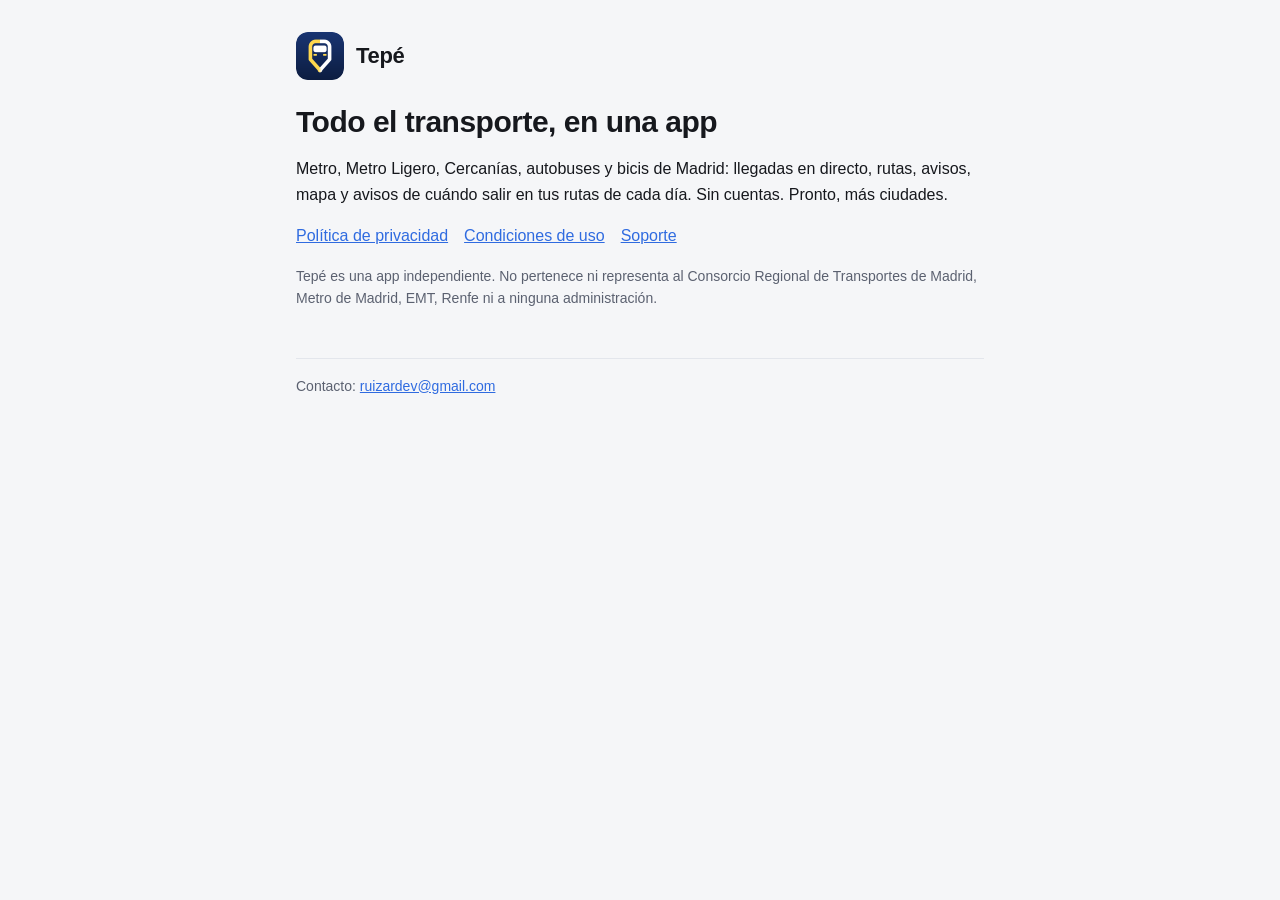
<file: index.html>
<!doctype html>
<html lang="es">
<head>
<meta charset="utf-8">
<meta name="viewport" content="width=device-width, initial-scale=1">
<title>Tepé</title>
<meta name="description" content="El transporte público de Madrid en una app: llegadas, rutas, avisos y mapa.">
<link rel="stylesheet" href="estilo.css">
<link rel="icon" href="icono.png">
</head>
<body>
<main>
<header><img src="icono.png" alt=""><a href="./">Tepé</a></header>

<h1>Todo el transporte, en una app</h1>
<p>Metro, Metro Ligero, Cercanías, autobuses y bicis de Madrid: llegadas en directo, rutas, avisos, mapa y avisos de cuándo salir en tus rutas de cada día. Sin cuentas. Pronto, más ciudades.</p>

<nav class="enlaces">
<a href="privacidad.html">Política de privacidad</a>
<a href="condiciones.html">Condiciones de uso</a>
<a href="soporte.html">Soporte</a>
</nav>

<p class="nota">Tepé es una app independiente. No pertenece ni representa al Consorcio Regional de Transportes de Madrid, Metro de Madrid, EMT, Renfe ni a ninguna administración.</p>

<footer>Contacto: <a href="mailto:ruizardev@gmail.com">ruizardev@gmail.com</a></footer>
</main>
</body>
</html>
</file>
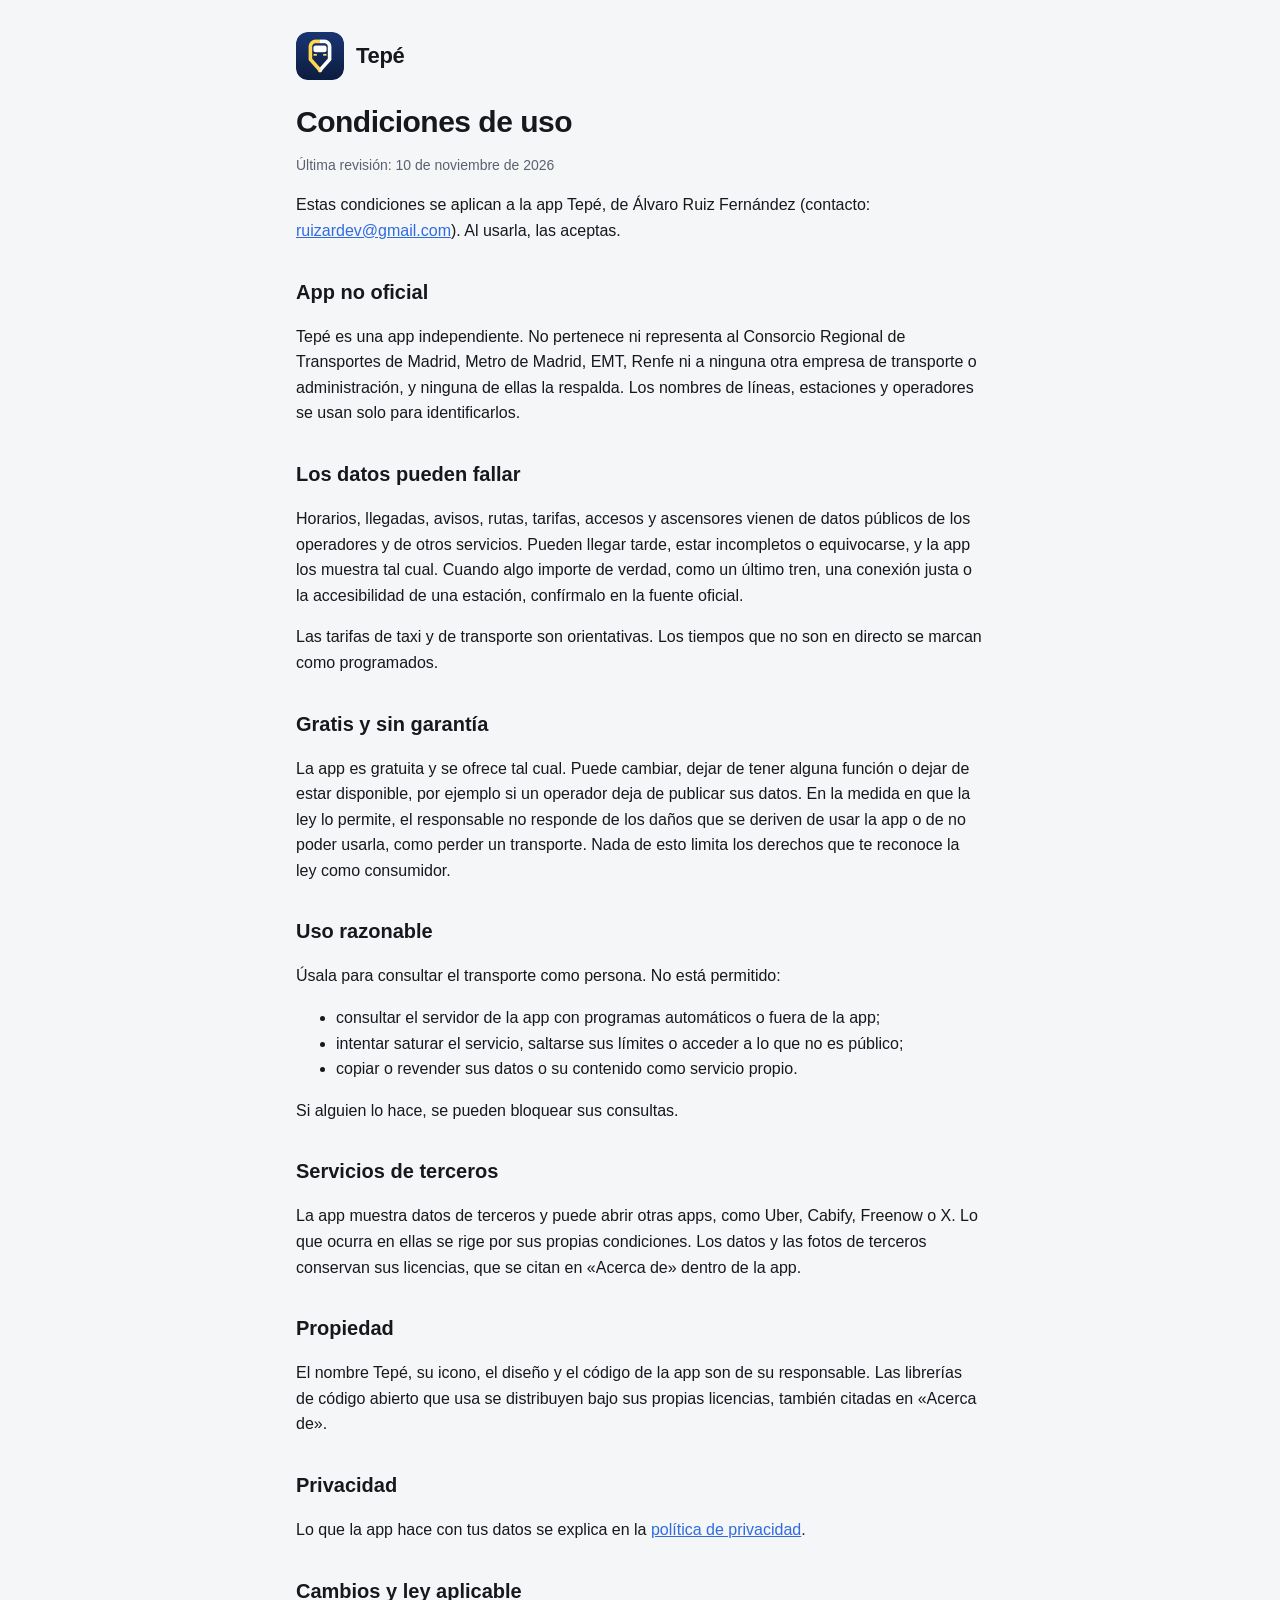
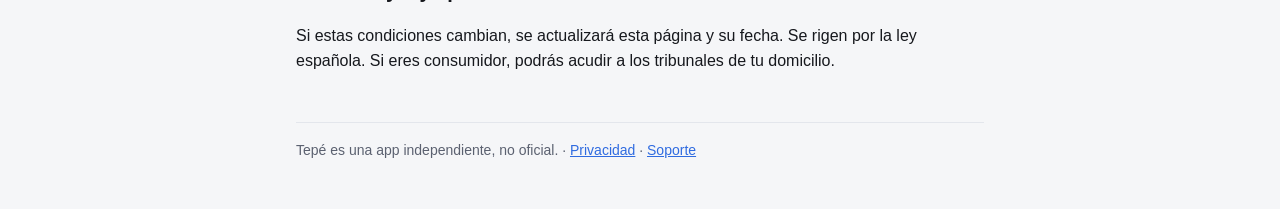
<file: condiciones.html>
<!doctype html>
<html lang="es">
<head>
<meta charset="utf-8">
<meta name="viewport" content="width=device-width, initial-scale=1">
<title>Condiciones · Tepé</title>
<link rel="stylesheet" href="estilo.css">
<link rel="icon" href="icono.png">
</head>
<body>
<main>
<header><img src="icono.png" alt=""><a href="./">Tepé</a></header>

<h1>Condiciones de uso</h1>
<p class="fecha">Última revisión: 10 de noviembre de 2026</p>

<p>Estas condiciones se aplican a la app Tepé, de Álvaro Ruiz Fernández (contacto: <a href="mailto:ruizardev@gmail.com">ruizardev@gmail.com</a>). Al usarla, las aceptas.</p>

<h2>App no oficial</h2>
<p>Tepé es una app independiente. No pertenece ni representa al Consorcio Regional de Transportes de Madrid, Metro de Madrid, EMT, Renfe ni a ninguna otra empresa de transporte o administración, y ninguna de ellas la respalda. Los nombres de líneas, estaciones y operadores se usan solo para identificarlos.</p>

<h2>Los datos pueden fallar</h2>
<p>Horarios, llegadas, avisos, rutas, tarifas, accesos y ascensores vienen de datos públicos de los operadores y de otros servicios. Pueden llegar tarde, estar incompletos o equivocarse, y la app los muestra tal cual. Cuando algo importe de verdad, como un último tren, una conexión justa o la accesibilidad de una estación, confírmalo en la fuente oficial.</p>
<p>Las tarifas de taxi y de transporte son orientativas. Los tiempos que no son en directo se marcan como programados.</p>

<h2>Gratis y sin garantía</h2>
<p>La app es gratuita y se ofrece tal cual. Puede cambiar, dejar de tener alguna función o dejar de estar disponible, por ejemplo si un operador deja de publicar sus datos. En la medida en que la ley lo permite, el responsable no responde de los daños que se deriven de usar la app o de no poder usarla, como perder un transporte. Nada de esto limita los derechos que te reconoce la ley como consumidor.</p>

<h2>Uso razonable</h2>
<p>Úsala para consultar el transporte como persona. No está permitido:</p>
<ul>
<li>consultar el servidor de la app con programas automáticos o fuera de la app;</li>
<li>intentar saturar el servicio, saltarse sus límites o acceder a lo que no es público;</li>
<li>copiar o revender sus datos o su contenido como servicio propio.</li>
</ul>
<p>Si alguien lo hace, se pueden bloquear sus consultas.</p>

<h2>Servicios de terceros</h2>
<p>La app muestra datos de terceros y puede abrir otras apps, como Uber, Cabify, Freenow o X. Lo que ocurra en ellas se rige por sus propias condiciones. Los datos y las fotos de terceros conservan sus licencias, que se citan en «Acerca de» dentro de la app.</p>

<h2>Propiedad</h2>
<p>El nombre Tepé, su icono, el diseño y el código de la app son de su responsable. Las librerías de código abierto que usa se distribuyen bajo sus propias licencias, también citadas en «Acerca de».</p>

<h2>Privacidad</h2>
<p>Lo que la app hace con tus datos se explica en la <a href="privacidad.html">política de privacidad</a>.</p>

<h2>Cambios y ley aplicable</h2>
<p>Si estas condiciones cambian, se actualizará esta página y su fecha. Se rigen por la ley española. Si eres consumidor, podrás acudir a los tribunales de tu domicilio.</p>

<footer>Tepé es una app independiente, no oficial. · <a href="privacidad.html">Privacidad</a> · <a href="soporte.html">Soporte</a></footer>
</main>
</body>
</html>
</file>
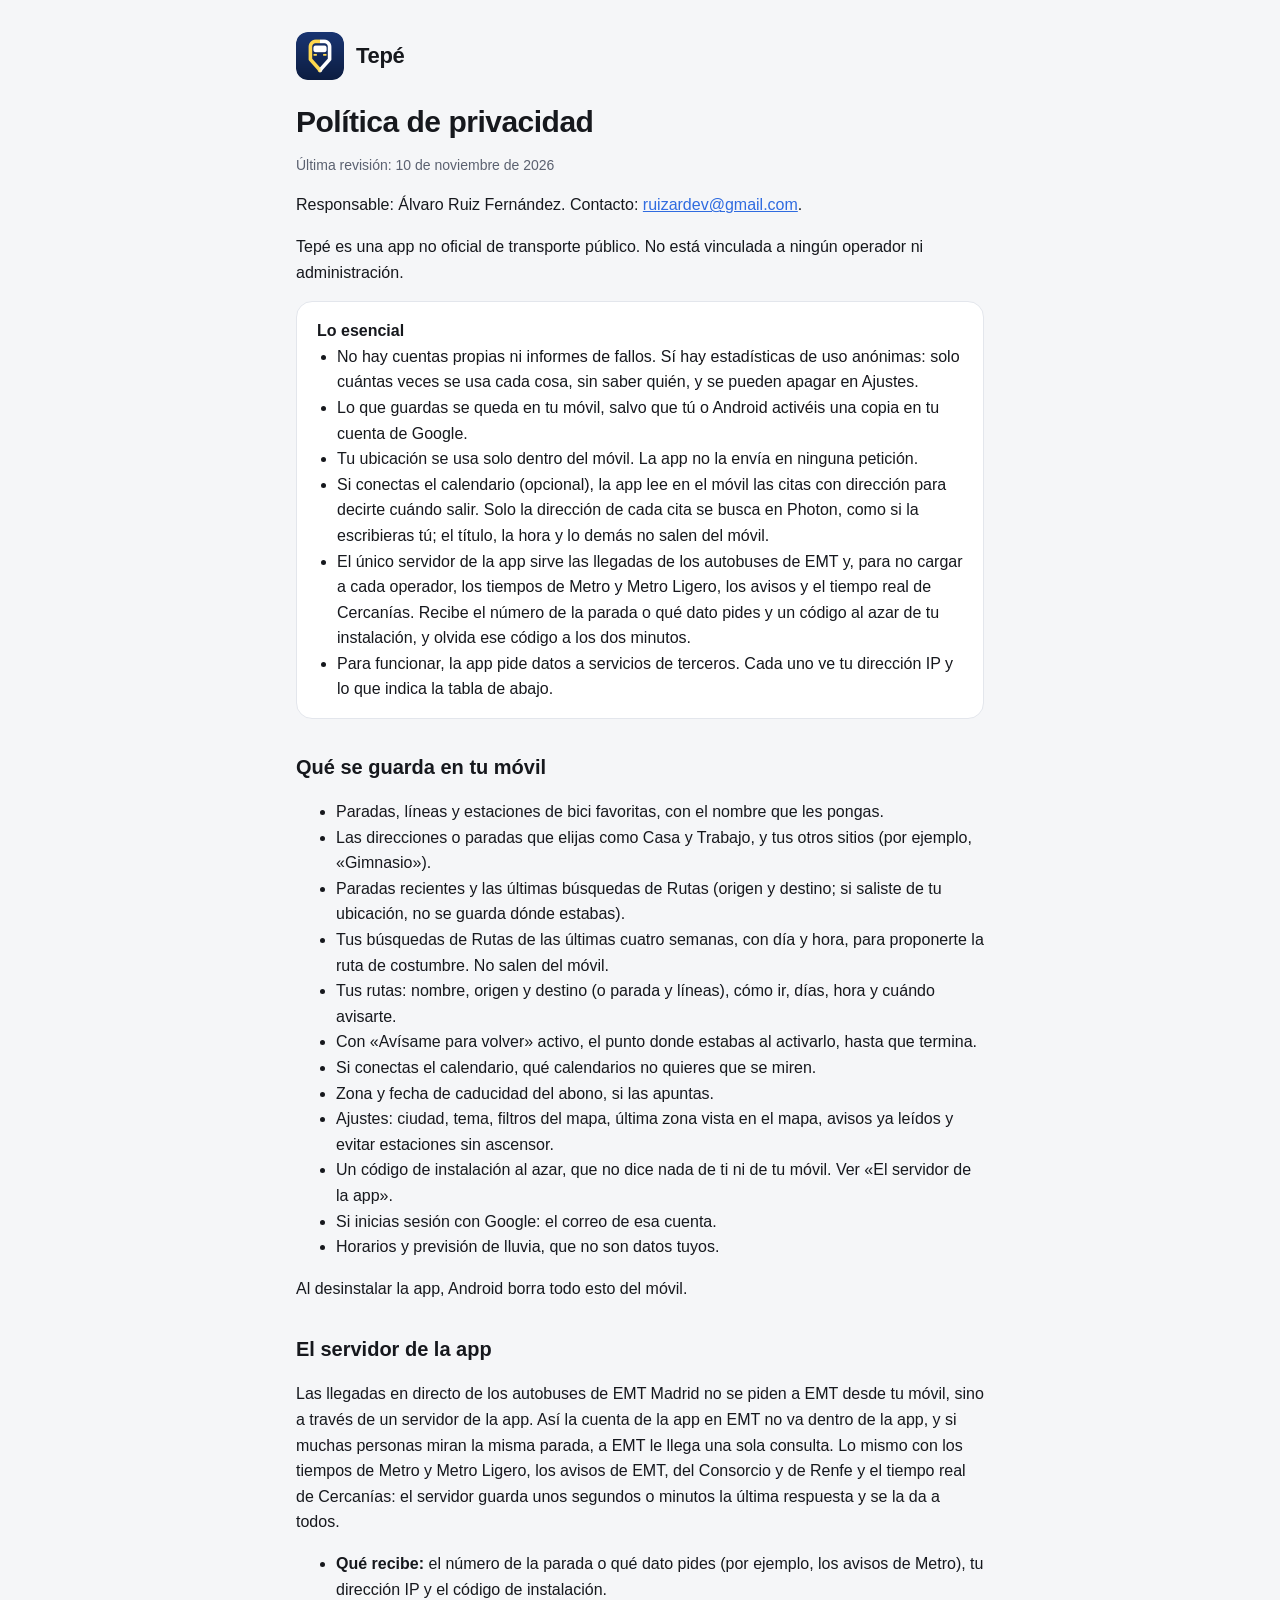
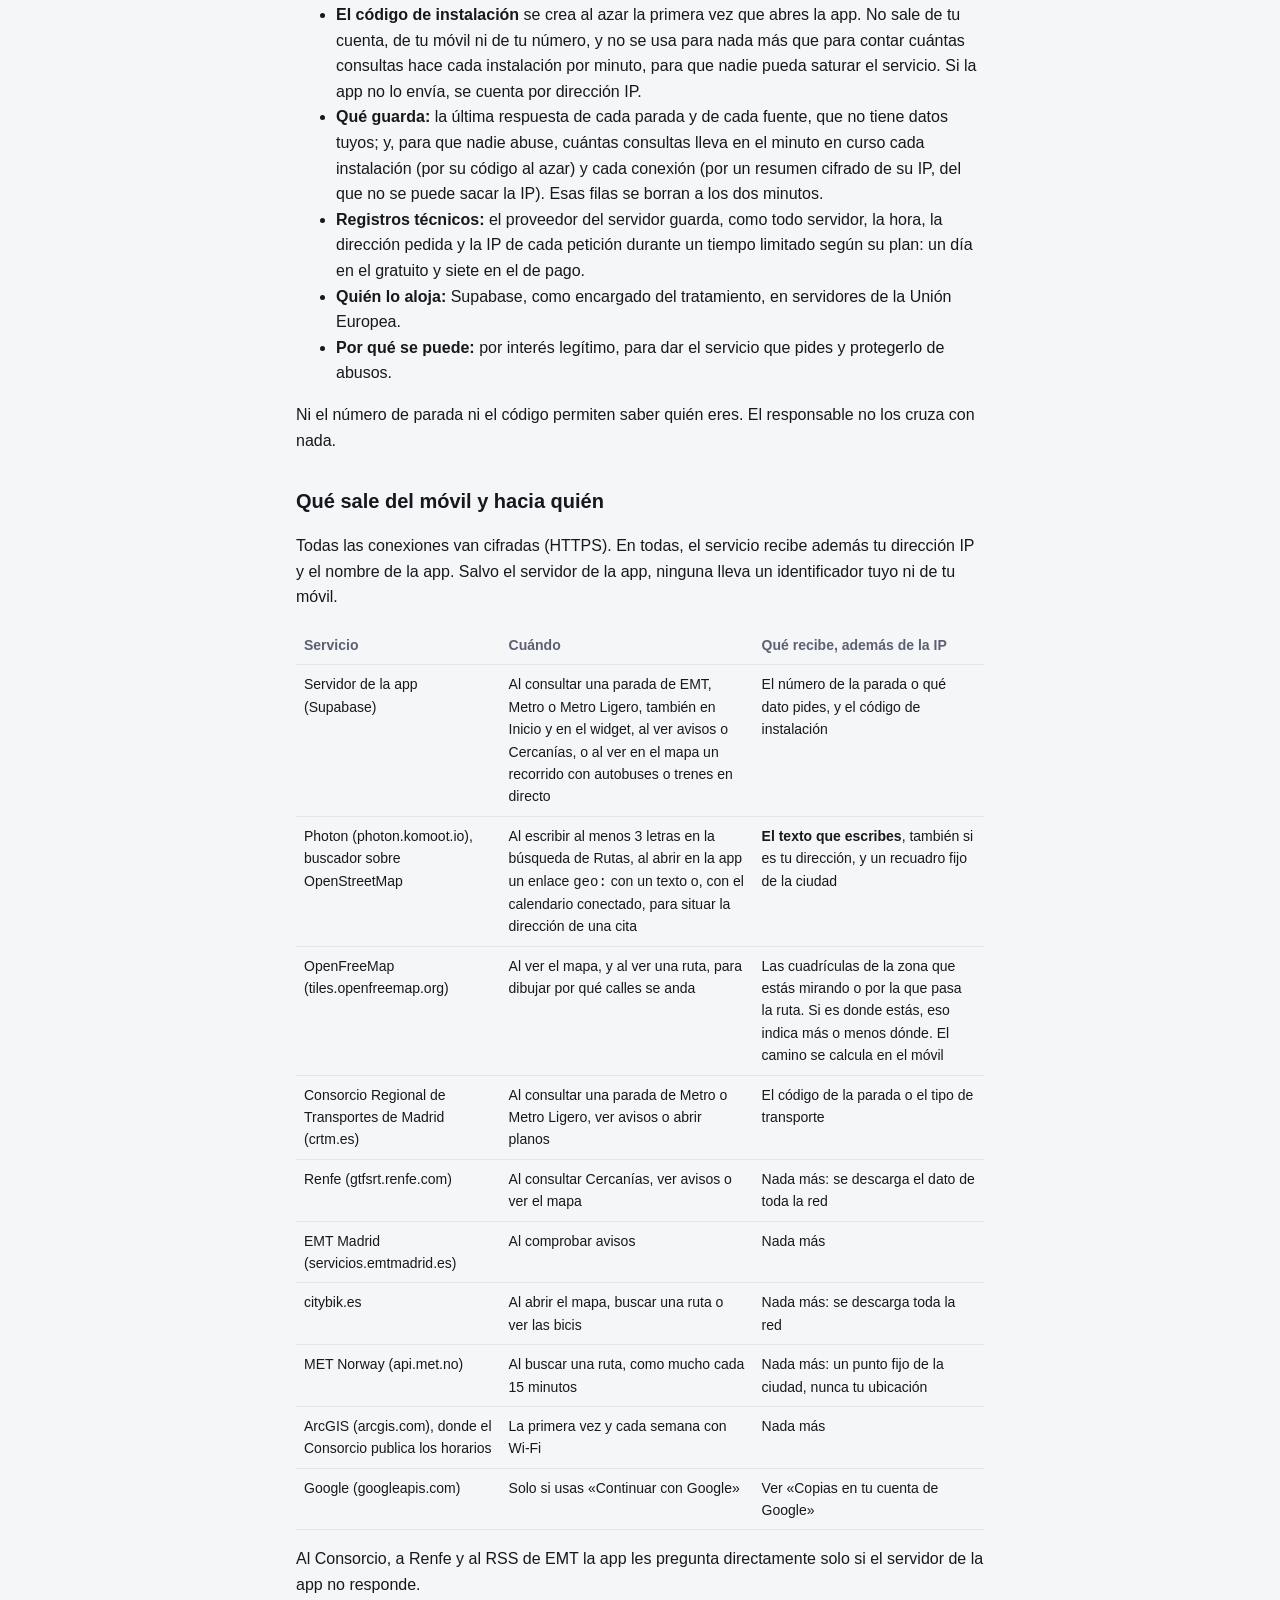
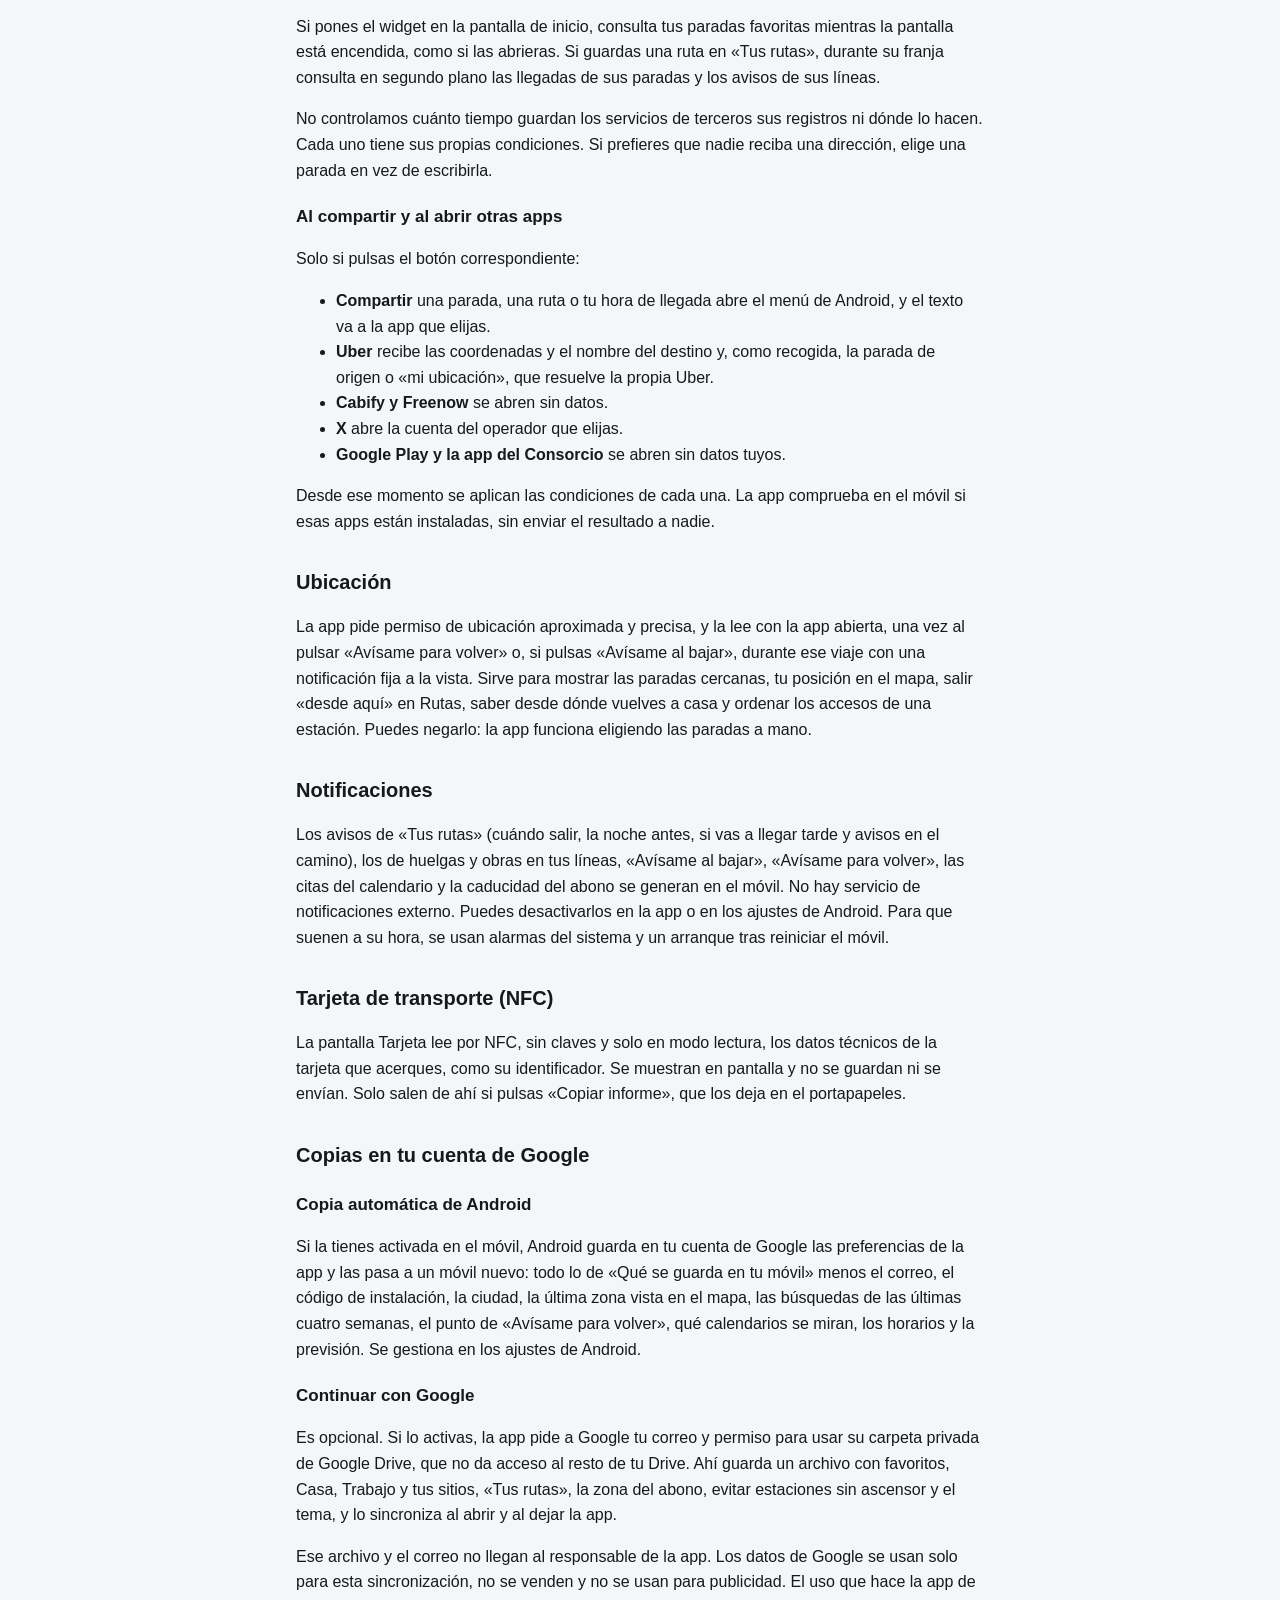
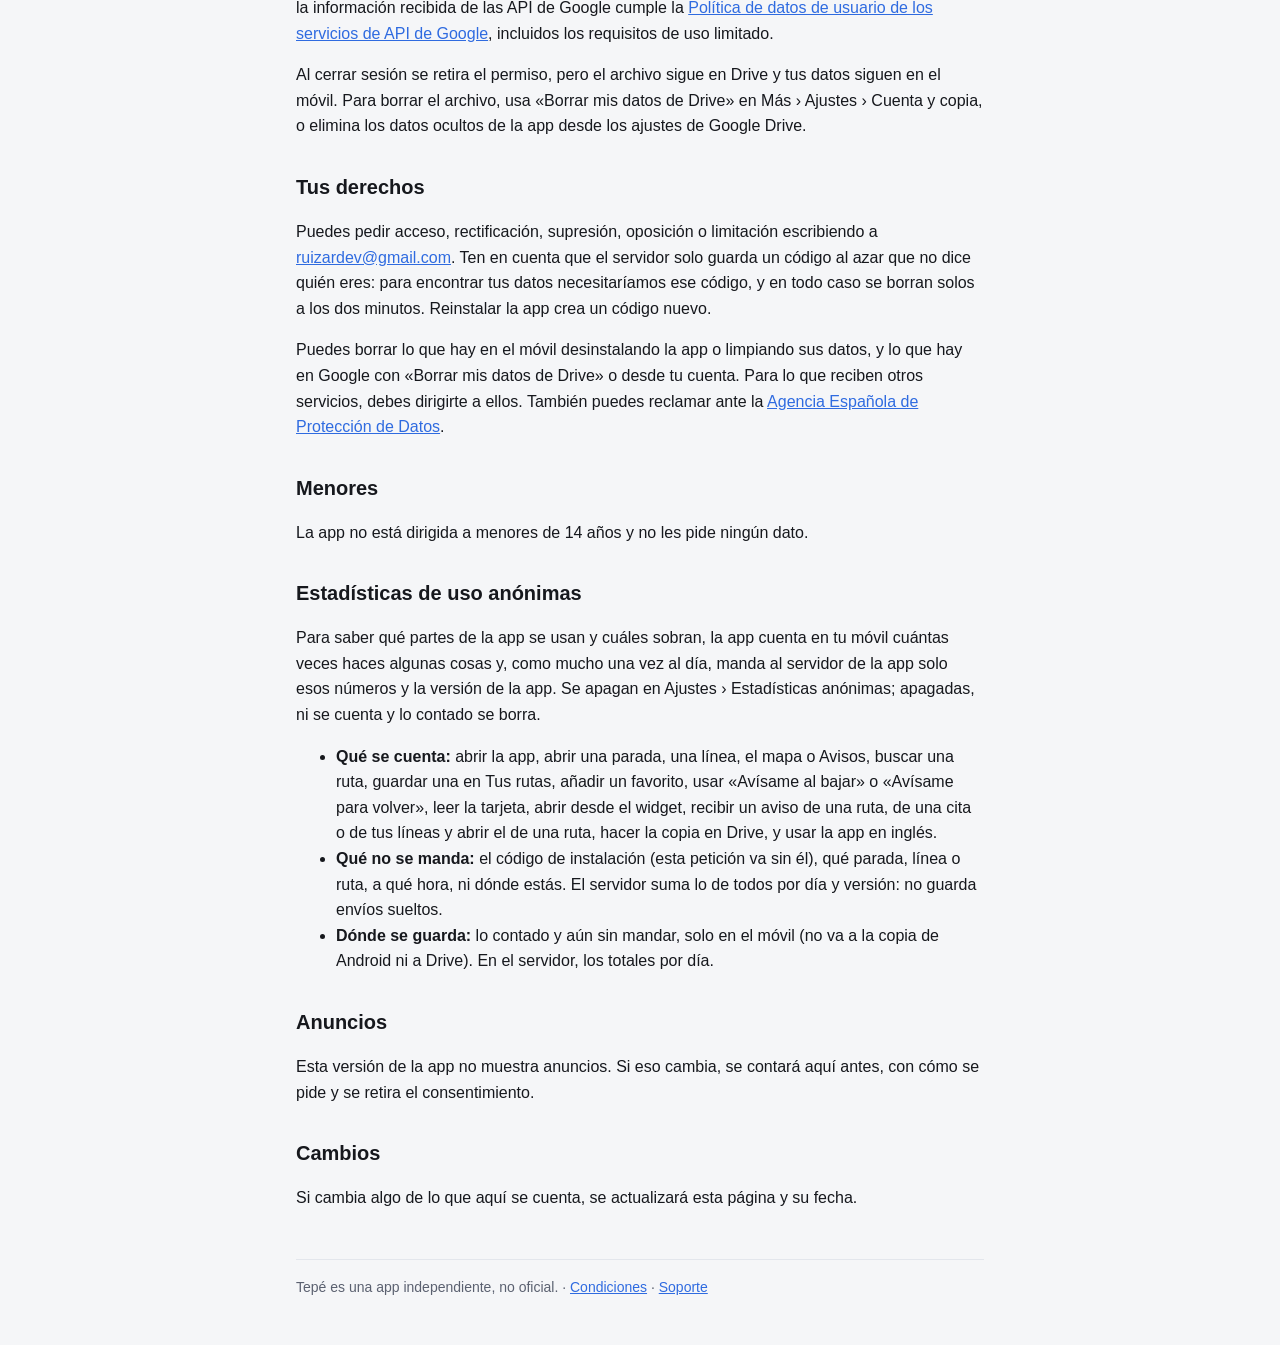
<file: privacidad.html>
<!doctype html>
<html lang="es">
<head>
<meta charset="utf-8">
<meta name="viewport" content="width=device-width, initial-scale=1">
<title>Privacidad · Tepé</title>
<link rel="stylesheet" href="estilo.css">
<link rel="icon" href="icono.png">
</head>
<body>
<main>
<header><img src="icono.png" alt=""><a href="./">Tepé</a></header>

<h1>Política de privacidad</h1>
<p class="fecha">Última revisión: 10 de noviembre de 2026</p>

<p>Responsable: Álvaro Ruiz Fernández. Contacto: <a href="mailto:ruizardev@gmail.com">ruizardev@gmail.com</a>.</p>
<p>Tepé es una app no oficial de transporte público. No está vinculada a ningún operador ni administración.</p>

<div class="caja">
<strong>Lo esencial</strong>
<ul>
<li>No hay cuentas propias ni informes de fallos. Sí hay estadísticas de uso anónimas: solo cuántas veces se usa cada cosa, sin saber quién, y se pueden apagar en Ajustes.</li>
<li>Lo que guardas se queda en tu móvil, salvo que tú o Android activéis una copia en tu cuenta de Google.</li>
<li>Tu ubicación se usa solo dentro del móvil. La app no la envía en ninguna petición.</li>
<li>Si conectas el calendario (opcional), la app lee en el móvil las citas con dirección para decirte cuándo salir. Solo la dirección de cada cita se busca en Photon, como si la escribieras tú; el título, la hora y lo demás no salen del móvil.</li>
<li>El único servidor de la app sirve las llegadas de los autobuses de EMT y, para no cargar a cada operador, los tiempos de Metro y Metro Ligero, los avisos y el tiempo real de Cercanías. Recibe el número de la parada o qué dato pides y un código al azar de tu instalación, y olvida ese código a los dos minutos.</li>
<li>Para funcionar, la app pide datos a servicios de terceros. Cada uno ve tu dirección IP y lo que indica la tabla de abajo.</li>
</ul>
</div>

<h2>Qué se guarda en tu móvil</h2>
<ul>
<li>Paradas, líneas y estaciones de bici favoritas, con el nombre que les pongas.</li>
<li>Las direcciones o paradas que elijas como Casa y Trabajo, y tus otros sitios (por ejemplo, «Gimnasio»).</li>
<li>Paradas recientes y las últimas búsquedas de Rutas (origen y destino; si saliste de tu ubicación, no se guarda dónde estabas).</li>
<li>Tus búsquedas de Rutas de las últimas cuatro semanas, con día y hora, para proponerte la ruta de costumbre. No salen del móvil.</li>
<li>Tus rutas: nombre, origen y destino (o parada y líneas), cómo ir, días, hora y cuándo avisarte.</li>
<li>Con «Avísame para volver» activo, el punto donde estabas al activarlo, hasta que termina.</li>
<li>Si conectas el calendario, qué calendarios no quieres que se miren.</li>
<li>Zona y fecha de caducidad del abono, si las apuntas.</li>
<li>Ajustes: ciudad, tema, filtros del mapa, última zona vista en el mapa, avisos ya leídos y evitar estaciones sin ascensor.</li>
<li>Un código de instalación al azar, que no dice nada de ti ni de tu móvil. Ver «El servidor de la app».</li>
<li>Si inicias sesión con Google: el correo de esa cuenta.</li>
<li>Horarios y previsión de lluvia, que no son datos tuyos.</li>
</ul>
<p>Al desinstalar la app, Android borra todo esto del móvil.</p>

<h2>El servidor de la app</h2>
<p>Las llegadas en directo de los autobuses de EMT Madrid no se piden a EMT desde tu móvil, sino a través de un servidor de la app. Así la cuenta de la app en EMT no va dentro de la app, y si muchas personas miran la misma parada, a EMT le llega una sola consulta. Lo mismo con los tiempos de Metro y Metro Ligero, los avisos de EMT, del Consorcio y de Renfe y el tiempo real de Cercanías: el servidor guarda unos segundos o minutos la última respuesta y se la da a todos.</p>
<ul>
<li><strong>Qué recibe:</strong> el número de la parada o qué dato pides (por ejemplo, los avisos de Metro), tu dirección IP y el código de instalación.</li>
<li><strong>El código de instalación</strong> se crea al azar la primera vez que abres la app. No sale de tu cuenta, de tu móvil ni de tu número, y no se usa para nada más que para contar cuántas consultas hace cada instalación por minuto, para que nadie pueda saturar el servicio. Si la app no lo envía, se cuenta por dirección IP.</li>
<li><strong>Qué guarda:</strong> la última respuesta de cada parada y de cada fuente, que no tiene datos tuyos; y, para que nadie abuse, cuántas consultas lleva en el minuto en curso cada instalación (por su código al azar) y cada conexión (por un resumen cifrado de su IP, del que no se puede sacar la IP). Esas filas se borran a los dos minutos.</li>
<li><strong>Registros técnicos:</strong> el proveedor del servidor guarda, como todo servidor, la hora, la dirección pedida y la IP de cada petición durante un tiempo limitado según su plan: un día en el gratuito y siete en el de pago.</li>
<li><strong>Quién lo aloja:</strong> Supabase, como encargado del tratamiento, en servidores de la Unión Europea.</li>
<li><strong>Por qué se puede:</strong> por interés legítimo, para dar el servicio que pides y protegerlo de abusos.</li>
</ul>
<p>Ni el número de parada ni el código permiten saber quién eres. El responsable no los cruza con nada.</p>

<h2>Qué sale del móvil y hacia quién</h2>
<p>Todas las conexiones van cifradas (HTTPS). En todas, el servicio recibe además tu dirección IP y el nombre de la app. Salvo el servidor de la app, ninguna lleva un identificador tuyo ni de tu móvil.</p>
<div class="tabla">
<table>
<tr><th>Servicio</th><th>Cuándo</th><th>Qué recibe, además de la IP</th></tr>
<tr><td>Servidor de la app (Supabase)</td><td>Al consultar una parada de EMT, Metro o Metro Ligero, también en Inicio y en el widget, al ver avisos o Cercanías, o al ver en el mapa un recorrido con autobuses o trenes en directo</td><td>El número de la parada o qué dato pides, y el código de instalación</td></tr>
<tr><td>Photon (photon.komoot.io), buscador sobre OpenStreetMap</td><td>Al escribir al menos 3 letras en la búsqueda de Rutas, al abrir en la app un enlace <code>geo:</code> con un texto o, con el calendario conectado, para situar la dirección de una cita</td><td><strong>El texto que escribes</strong>, también si es tu dirección, y un recuadro fijo de la ciudad</td></tr>
<tr><td>OpenFreeMap (tiles.openfreemap.org)</td><td>Al ver el mapa, y al ver una ruta, para dibujar por qué calles se anda</td><td>Las cuadrículas de la zona que estás mirando o por la que pasa la ruta. Si es donde estás, eso indica más o menos dónde. El camino se calcula en el móvil</td></tr>
<tr><td>Consorcio Regional de Transportes de Madrid (crtm.es)</td><td>Al consultar una parada de Metro o Metro Ligero, ver avisos o abrir planos</td><td>El código de la parada o el tipo de transporte</td></tr>
<tr><td>Renfe (gtfsrt.renfe.com)</td><td>Al consultar Cercanías, ver avisos o ver el mapa</td><td>Nada más: se descarga el dato de toda la red</td></tr>
<tr><td>EMT Madrid (servicios.emtmadrid.es)</td><td>Al comprobar avisos</td><td>Nada más</td></tr>
<tr><td>citybik.es</td><td>Al abrir el mapa, buscar una ruta o ver las bicis</td><td>Nada más: se descarga toda la red</td></tr>
<tr><td>MET Norway (api.met.no)</td><td>Al buscar una ruta, como mucho cada 15 minutos</td><td>Nada más: un punto fijo de la ciudad, nunca tu ubicación</td></tr>
<tr><td>ArcGIS (arcgis.com), donde el Consorcio publica los horarios</td><td>La primera vez y cada semana con Wi-Fi</td><td>Nada más</td></tr>
<tr><td>Google (googleapis.com)</td><td>Solo si usas «Continuar con Google»</td><td>Ver «Copias en tu cuenta de Google»</td></tr>
</table>
</div>
<p>Al Consorcio, a Renfe y al RSS de EMT la app les pregunta directamente solo si el servidor de la app no responde.</p>
<p>Si pones el widget en la pantalla de inicio, consulta tus paradas favoritas mientras la pantalla está encendida, como si las abrieras. Si guardas una ruta en «Tus rutas», durante su franja consulta en segundo plano las llegadas de sus paradas y los avisos de sus líneas.</p>
<p>No controlamos cuánto tiempo guardan los servicios de terceros sus registros ni dónde lo hacen. Cada uno tiene sus propias condiciones. Si prefieres que nadie reciba una dirección, elige una parada en vez de escribirla.</p>

<h3>Al compartir y al abrir otras apps</h3>
<p>Solo si pulsas el botón correspondiente:</p>
<ul>
<li><strong>Compartir</strong> una parada, una ruta o tu hora de llegada abre el menú de Android, y el texto va a la app que elijas.</li>
<li><strong>Uber</strong> recibe las coordenadas y el nombre del destino y, como recogida, la parada de origen o «mi ubicación», que resuelve la propia Uber.</li>
<li><strong>Cabify y Freenow</strong> se abren sin datos.</li>
<li><strong>X</strong> abre la cuenta del operador que elijas.</li>
<li><strong>Google Play y la app del Consorcio</strong> se abren sin datos tuyos.</li>
</ul>
<p>Desde ese momento se aplican las condiciones de cada una. La app comprueba en el móvil si esas apps están instaladas, sin enviar el resultado a nadie.</p>

<h2>Ubicación</h2>
<p>La app pide permiso de ubicación aproximada y precisa, y la lee con la app abierta, una vez al pulsar «Avísame para volver» o, si pulsas «Avísame al bajar», durante ese viaje con una notificación fija a la vista. Sirve para mostrar las paradas cercanas, tu posición en el mapa, salir «desde aquí» en Rutas, saber desde dónde vuelves a casa y ordenar los accesos de una estación. Puedes negarlo: la app funciona eligiendo las paradas a mano.</p>

<h2>Notificaciones</h2>
<p>Los avisos de «Tus rutas» (cuándo salir, la noche antes, si vas a llegar tarde y avisos en el camino), los de huelgas y obras en tus líneas, «Avísame al bajar», «Avísame para volver», las citas del calendario y la caducidad del abono se generan en el móvil. No hay servicio de notificaciones externo. Puedes desactivarlos en la app o en los ajustes de Android. Para que suenen a su hora, se usan alarmas del sistema y un arranque tras reiniciar el móvil.</p>

<h2>Tarjeta de transporte (NFC)</h2>
<p>La pantalla Tarjeta lee por NFC, sin claves y solo en modo lectura, los datos técnicos de la tarjeta que acerques, como su identificador. Se muestran en pantalla y no se guardan ni se envían. Solo salen de ahí si pulsas «Copiar informe», que los deja en el portapapeles.</p>

<h2>Copias en tu cuenta de Google</h2>
<h3>Copia automática de Android</h3>
<p>Si la tienes activada en el móvil, Android guarda en tu cuenta de Google las preferencias de la app y las pasa a un móvil nuevo: todo lo de «Qué se guarda en tu móvil» menos el correo, el código de instalación, la ciudad, la última zona vista en el mapa, las búsquedas de las últimas cuatro semanas, el punto de «Avísame para volver», qué calendarios se miran, los horarios y la previsión. Se gestiona en los ajustes de Android.</p>
<h3>Continuar con Google</h3>
<p>Es opcional. Si lo activas, la app pide a Google tu correo y permiso para usar su carpeta privada de Google Drive, que no da acceso al resto de tu Drive. Ahí guarda un archivo con favoritos, Casa, Trabajo y tus sitios, «Tus rutas», la zona del abono, evitar estaciones sin ascensor y el tema, y lo sincroniza al abrir y al dejar la app.</p>
<p>Ese archivo y el correo no llegan al responsable de la app. Los datos de Google se usan solo para esta sincronización, no se venden y no se usan para publicidad. El uso que hace la app de la información recibida de las API de Google cumple la <a href="https://developers.google.com/terms/api-services-user-data-policy">Política de datos de usuario de los servicios de API de Google</a>, incluidos los requisitos de uso limitado.</p>
<p>Al cerrar sesión se retira el permiso, pero el archivo sigue en Drive y tus datos siguen en el móvil. Para borrar el archivo, usa «Borrar mis datos de Drive» en Más › Ajustes › Cuenta y copia, o elimina los datos ocultos de la app desde los ajustes de Google Drive.</p>

<h2>Tus derechos</h2>
<p>Puedes pedir acceso, rectificación, supresión, oposición o limitación escribiendo a <a href="mailto:ruizardev@gmail.com">ruizardev@gmail.com</a>. Ten en cuenta que el servidor solo guarda un código al azar que no dice quién eres: para encontrar tus datos necesitaríamos ese código, y en todo caso se borran solos a los dos minutos. Reinstalar la app crea un código nuevo.</p>
<p>Puedes borrar lo que hay en el móvil desinstalando la app o limpiando sus datos, y lo que hay en Google con «Borrar mis datos de Drive» o desde tu cuenta. Para lo que reciben otros servicios, debes dirigirte a ellos. También puedes reclamar ante la <a href="https://www.aepd.es">Agencia Española de Protección de Datos</a>.</p>

<h2>Menores</h2>
<p>La app no está dirigida a menores de 14 años y no les pide ningún dato.</p>

<h2>Estadísticas de uso anónimas</h2>
<p>Para saber qué partes de la app se usan y cuáles sobran, la app cuenta en tu móvil cuántas veces haces algunas cosas y, como mucho una vez al día, manda al servidor de la app solo esos números y la versión de la app. Se apagan en Ajustes › Estadísticas anónimas; apagadas, ni se cuenta y lo contado se borra.</p>
<ul>
<li><strong>Qué se cuenta:</strong> abrir la app, abrir una parada, una línea, el mapa o Avisos, buscar una ruta, guardar una en Tus rutas, añadir un favorito, usar «Avísame al bajar» o «Avísame para volver», leer la tarjeta, abrir desde el widget, recibir un aviso de una ruta, de una cita o de tus líneas y abrir el de una ruta, hacer la copia en Drive, y usar la app en inglés.</li>
<li><strong>Qué no se manda:</strong> el código de instalación (esta petición va sin él), qué parada, línea o ruta, a qué hora, ni dónde estás. El servidor suma lo de todos por día y versión: no guarda envíos sueltos.</li>
<li><strong>Dónde se guarda:</strong> lo contado y aún sin mandar, solo en el móvil (no va a la copia de Android ni a Drive). En el servidor, los totales por día.</li>
</ul>

<h2>Anuncios</h2>
<p>Esta versión de la app no muestra anuncios. Si eso cambia, se contará aquí antes, con cómo se pide y se retira el consentimiento.</p>

<h2>Cambios</h2>
<p>Si cambia algo de lo que aquí se cuenta, se actualizará esta página y su fecha.</p>

<footer>Tepé es una app independiente, no oficial. · <a href="condiciones.html">Condiciones</a> · <a href="soporte.html">Soporte</a></footer>
</main>
</body>
</html>
</file>
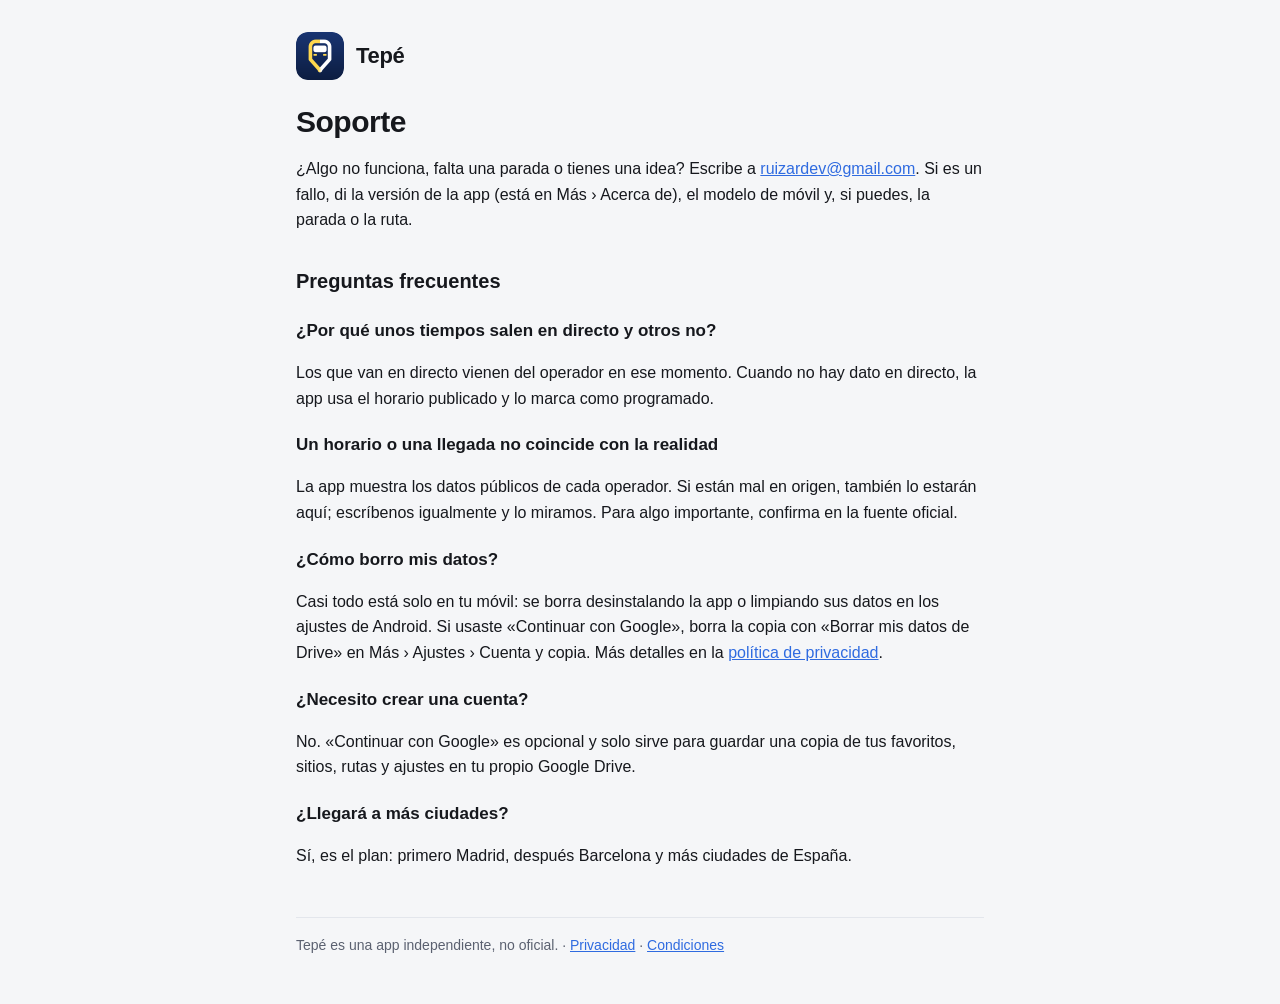
<file: soporte.html>
<!doctype html>
<html lang="es">
<head>
<meta charset="utf-8">
<meta name="viewport" content="width=device-width, initial-scale=1">
<title>Soporte · Tepé</title>
<link rel="stylesheet" href="estilo.css">
<link rel="icon" href="icono.png">
</head>
<body>
<main>
<header><img src="icono.png" alt=""><a href="./">Tepé</a></header>

<h1>Soporte</h1>
<p>¿Algo no funciona, falta una parada o tienes una idea? Escribe a <a href="mailto:ruizardev@gmail.com?subject=Tepé">ruizardev@gmail.com</a>. Si es un fallo, di la versión de la app (está en Más › Acerca de), el modelo de móvil y, si puedes, la parada o la ruta.</p>

<h2>Preguntas frecuentes</h2>

<h3>¿Por qué unos tiempos salen en directo y otros no?</h3>
<p>Los que van en directo vienen del operador en ese momento. Cuando no hay dato en directo, la app usa el horario publicado y lo marca como programado.</p>

<h3>Un horario o una llegada no coincide con la realidad</h3>
<p>La app muestra los datos públicos de cada operador. Si están mal en origen, también lo estarán aquí; escríbenos igualmente y lo miramos. Para algo importante, confirma en la fuente oficial.</p>

<h3>¿Cómo borro mis datos?</h3>
<p>Casi todo está solo en tu móvil: se borra desinstalando la app o limpiando sus datos en los ajustes de Android. Si usaste «Continuar con Google», borra la copia con «Borrar mis datos de Drive» en Más › Ajustes › Cuenta y copia. Más detalles en la <a href="privacidad.html">política de privacidad</a>.</p>

<h3>¿Necesito crear una cuenta?</h3>
<p>No. «Continuar con Google» es opcional y solo sirve para guardar una copia de tus favoritos, sitios, rutas y ajustes en tu propio Google Drive.</p>

<h3>¿Llegará a más ciudades?</h3>
<p>Sí, es el plan: primero Madrid, después Barcelona y más ciudades de España.</p>

<footer>Tepé es una app independiente, no oficial. · <a href="privacidad.html">Privacidad</a> · <a href="condiciones.html">Condiciones</a></footer>
</main>
</body>
</html>
</file>
<file: estilo.css>
:root {
  --fondo: #f5f6f8;
  --tarjeta: #ffffff;
  --tinta: #16181d;
  --suave: #5b6170;
  --linea: #e3e6ec;
  --acento: #2f6be0;
  color-scheme: light dark;
}
@media (prefers-color-scheme: dark) {
  :root {
    --fondo: #0f1115;
    --tarjeta: #181b21;
    --tinta: #eceef2;
    --suave: #a3a9b7;
    --linea: #2a2e37;
    --acento: #7aa5ff;
  }
}
* { box-sizing: border-box; }
body {
  margin: 0;
  background: var(--fondo);
  color: var(--tinta);
  font: 16px/1.6 -apple-system, BlinkMacSystemFont, "Segoe UI", Roboto, Inter, sans-serif;
}
main { max-width: 720px; margin: 0 auto; padding: 32px 16px 48px; }
header { display: flex; align-items: center; gap: 12px; margin-bottom: 24px; }
header img { width: 48px; height: 48px; border-radius: 12px; }
header a { color: inherit; text-decoration: none; font-weight: 800; font-size: 22px; letter-spacing: -0.3px; }
h1 { font-size: 30px; line-height: 1.2; letter-spacing: -0.5px; margin: 0 0 4px; }
h2 { font-size: 20px; margin: 32px 0 8px; }
h3 { font-size: 17px; margin: 20px 0 6px; }
p, li { color: var(--tinta); }
.fecha, .nota { color: var(--suave); font-size: 14px; }
a { color: var(--acento); }
.caja { background: var(--tarjeta); border: 1px solid var(--linea); border-radius: 16px; padding: 16px 20px; margin: 16px 0; }
.caja ul { margin: 0; padding-left: 20px; }
.tabla { overflow-x: auto; }
table { border-collapse: collapse; width: 100%; font-size: 14px; }
th, td { text-align: left; vertical-align: top; padding: 8px; border-bottom: 1px solid var(--linea); }
th { color: var(--suave); font-weight: 600; }
nav.enlaces { display: flex; flex-wrap: wrap; gap: 8px 16px; margin: 16px 0; }
footer { margin-top: 48px; padding-top: 16px; border-top: 1px solid var(--linea); color: var(--suave); font-size: 14px; }
</file>
